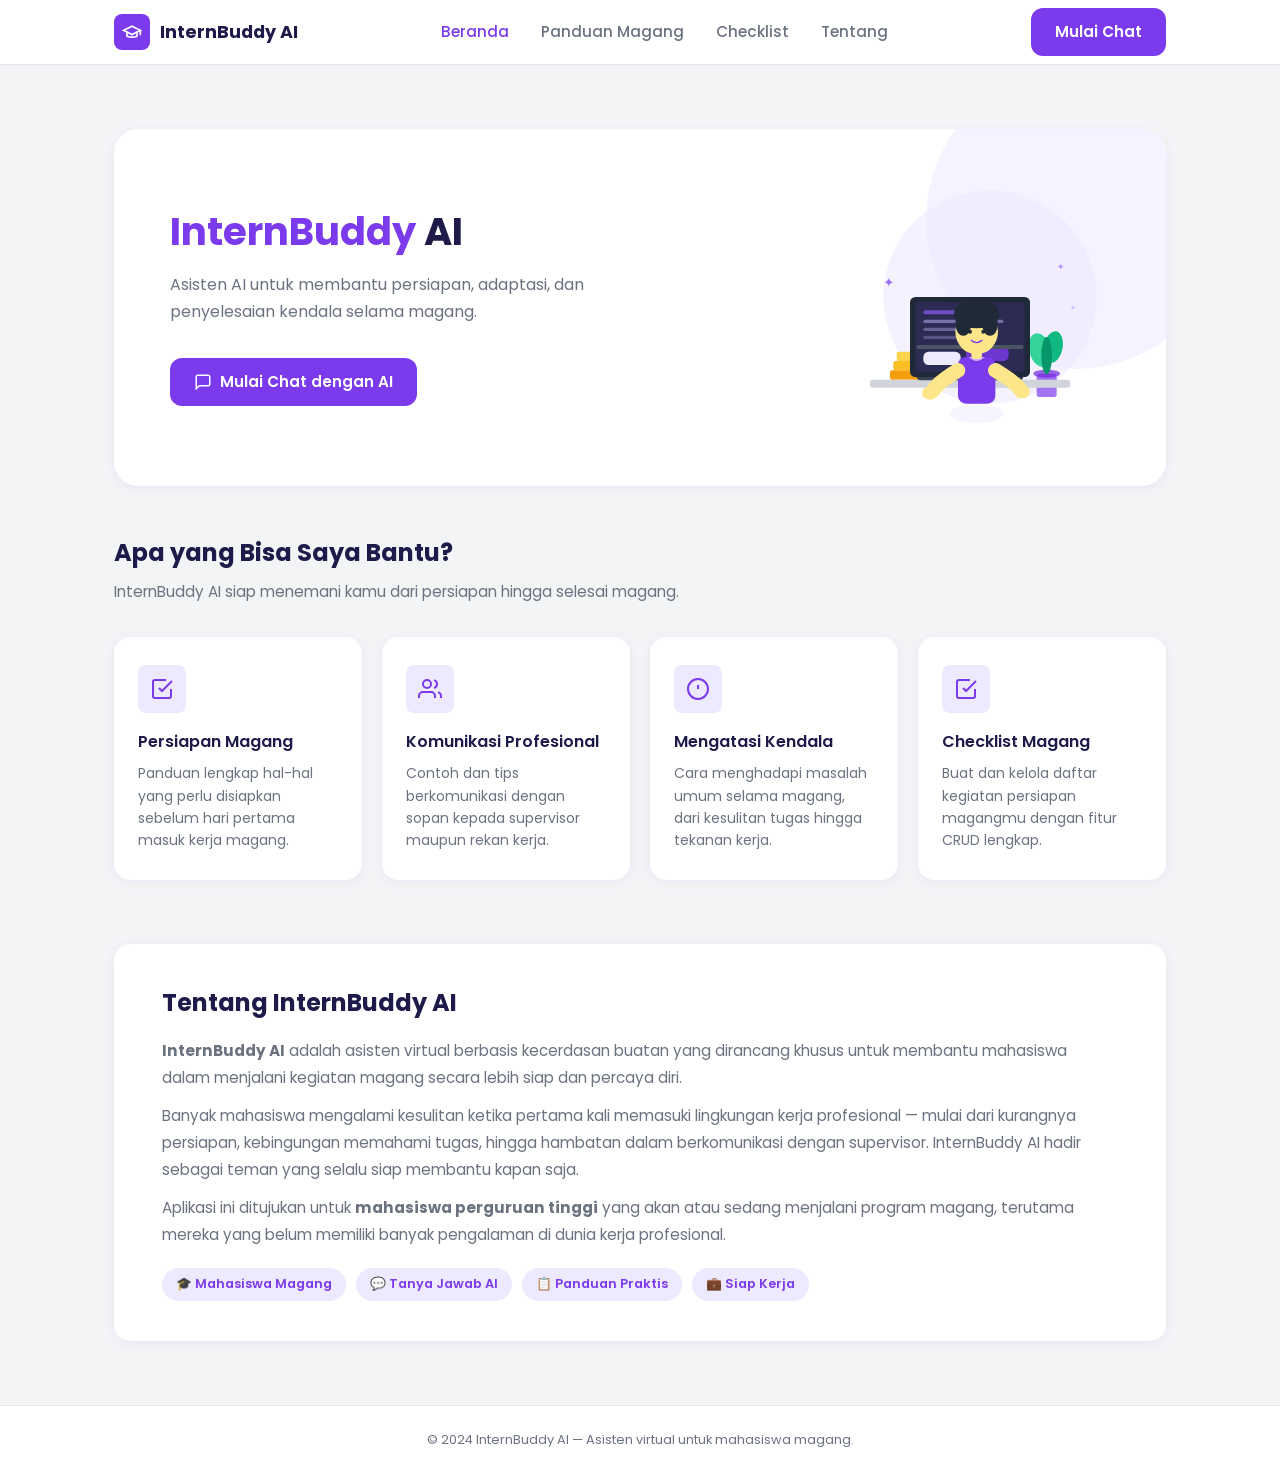
<file: InternBuddy AI/index.html>
<!DOCTYPE html>
<html lang="id">
<head>
  <meta charset="UTF-8" />
  <meta name="viewport" content="width=device-width, initial-scale=1.0" />
  <title>InternBuddy AI — Beranda</title>
  <link rel="stylesheet" href="css/styles.css" />
</head>
<body>

  <!-- ===================== TOP NAV ===================== -->
  <header class="topnav">
    <div class="container">
      <a href="index.html" class="nav-brand">
        <span class="brand-icon">
          <svg viewBox="0 0 24 24" aria-hidden="true"><path d="M22 10v6M2 10l10-5 10 5-10 5-10-5z"/><path d="M6 12v5c3.33 1.33 8.67 1.33 12 0v-5"/></svg>
        </span>
        InternBuddy AI
      </a>

      <nav class="nav-links" id="navLinks">
        <a href="index.html" class="active">Beranda</a>
        <a href="panduan.html">Panduan Magang</a>
        <a href="checklist.html">Checklist</a>
        <a href="#tentang">Tentang</a>
      </nav>

      <div class="nav-actions">
        <a href="chat.html" class="btn btn-primary">Mulai Chat</a>
      </div>

      <button class="nav-toggle" id="navToggle" aria-label="Toggle menu">
        <span></span><span></span><span></span>
      </button>
    </div>

    <!-- Mobile dropdown nav -->
    <nav class="mobile-nav" id="mobileNav" style="display:none;">
      <a href="index.html" class="active">Beranda</a>
      <a href="panduan.html">Panduan Magang</a>
      <a href="checklist.html">Checklist</a>
      <a href="#tentang">Tentang</a>
      <a href="chat.html" class="btn btn-primary">Mulai Chat</a>
    </nav>
  </header>

  <!-- ===================== HERO ===================== -->
  <main>
    <section class="hero-section">
      <div class="container">
        <div class="hero-card">
          <div class="hero-text">
            <h1><span>InternBuddy</span> AI</h1>
            <p>Asisten AI untuk membantu persiapan, adaptasi, dan penyelesaian kendala selama magang.</p>
            <a href="chat.html" class="btn btn-primary">
              <svg viewBox="0 0 24 24" width="18" height="18" stroke="currentColor" fill="none" stroke-width="2" aria-hidden="true"><path d="M21 15a2 2 0 0 1-2 2H7l-4 4V5a2 2 0 0 1 2-2h14a2 2 0 0 1 2 2z"/></svg>
              Mulai Chat dengan AI
            </a>
          </div>

          <!-- SVG Illustration: student at laptop -->
          <div class="hero-illustration" aria-hidden="true">
            <svg viewBox="0 0 480 380" xmlns="http://www.w3.org/2000/svg">
              <!-- Background circle -->
              <circle cx="300" cy="180" r="160" fill="#ede9fe" opacity="0.6"/>

              <!-- Books stack -->
              <rect x="150" y="290" width="90" height="14" rx="3" fill="#f59e0b"/>
              <rect x="155" y="276" width="80" height="14" rx="3" fill="#fbbf24"/>
              <rect x="160" y="262" width="70" height="14" rx="3" fill="#fcd34d"/>

              <!-- Plant pot -->
              <rect x="370" y="295" width="30" height="35" rx="4" fill="#7c3aed" opacity="0.7"/>
              <ellipse cx="385" cy="295" rx="20" ry="6" fill="#6d28d9" opacity="0.7"/>
              <!-- Plant leaves -->
              <ellipse cx="375" cy="260" rx="16" ry="26" fill="#34d399" transform="rotate(-15 375 260)"/>
              <ellipse cx="395" cy="255" rx="14" ry="24" fill="#10b981" transform="rotate(10 395 255)"/>
              <ellipse cx="385" cy="268" rx="8" ry="28" fill="#059669"/>

              <!-- Desk surface -->
              <rect x="120" y="304" width="300" height="12" rx="4" fill="#d1d5db"/>

              <!-- Laptop base -->
              <rect x="190" y="255" width="160" height="50" rx="6" fill="#374151"/>
              <!-- Laptop screen -->
              <rect x="180" y="180" width="180" height="120" rx="8" fill="#1f2937"/>
              <rect x="188" y="188" width="164" height="104" rx="4" fill="#7c3aed" opacity="0.15"/>
              <!-- Screen content lines -->
              <rect x="200" y="200" width="80" height="6" rx="3" fill="#8b5cf6" opacity="0.7"/>
              <rect x="200" y="214" width="120" height="5" rx="2.5" fill="#c4b5fd" opacity="0.5"/>
              <rect x="200" y="226" width="100" height="5" rx="2.5" fill="#c4b5fd" opacity="0.4"/>
              <rect x="200" y="238" width="60" height="5" rx="2.5" fill="#c4b5fd" opacity="0.3"/>
              <!-- Chat bubble on screen -->
              <rect x="264" y="254" width="64" height="22" rx="8" fill="#7c3aed" opacity="0.8"/>
              <rect x="200" y="262" width="56" height="20" rx="8" fill="#ede9fe"/>
              <!-- Laptop hinge -->
              <rect x="190" y="252" width="160" height="6" rx="2" fill="#4b5563"/>

              <!-- Person body -->
              <ellipse cx="280" cy="355" rx="40" ry="14" fill="#ede9fe" opacity="0.5"/>
              <!-- Torso -->
              <rect x="252" y="270" width="56" height="70" rx="12" fill="#7c3aed"/>
              <!-- Collar -->
              <path d="M268 270 Q280 282 292 270" fill="white" opacity="0.6"/>
              <!-- Left arm -->
              <path d="M252 290 Q220 310 215 320" stroke="#fde68a" stroke-width="22" stroke-linecap="round" fill="none"/>
              <ellipse cx="210" cy="324" rx="12" ry="10" fill="#fde68a"/>
              <!-- Right arm -->
              <path d="M308 290 Q340 310 345 318" stroke="#fde68a" stroke-width="22" stroke-linecap="round" fill="none"/>
              <ellipse cx="348" cy="322" rx="12" ry="10" fill="#fde68a"/>
              <!-- Neck -->
              <rect x="272" y="255" width="16" height="18" rx="6" fill="#fde68a"/>
              <!-- Head -->
              <ellipse cx="280" cy="232" rx="32" ry="34" fill="#fde68a"/>
              <!-- Hair -->
              <ellipse cx="280" cy="205" rx="34" ry="22" fill="#1f2937"/>
              <ellipse cx="260" cy="220" rx="12" ry="18" fill="#1f2937"/>
              <ellipse cx="300" cy="220" rx="12" ry="18" fill="#1f2937"/>
              <!-- Face -->
              <circle cx="270" cy="232" r="3" fill="#1f2937"/>
              <circle cx="290" cy="232" r="3" fill="#1f2937"/>
              <path d="M272 245 Q280 252 288 245" stroke="#7c3aed" stroke-width="2" fill="none" stroke-linecap="round"/>

              <!-- Sparkle decorations -->
              <text x="140" y="165" font-size="20" fill="#7c3aed" opacity="0.7">✦</text>
              <text x="400" y="140" font-size="14" fill="#8b5cf6" opacity="0.6">✦</text>
              <text x="420" y="200" font-size="10" fill="#a78bfa" opacity="0.5">✦</text>
            </svg>
          </div>
        </div>
      </div>
    </section>

    <!-- ===================== FEATURES ===================== -->
    <section class="features-section">
      <div class="container">
        <h2>Apa yang Bisa Saya Bantu?</h2>
        <p class="section-sub">InternBuddy AI siap menemani kamu dari persiapan hingga selesai magang.</p>
        <div class="cards-grid">

          <div class="feature-card">
            <div class="card-icon">
              <svg viewBox="0 0 24 24"><path d="M9 11l3 3L22 4"/><path d="M21 12v7a2 2 0 0 1-2 2H5a2 2 0 0 1-2-2V5a2 2 0 0 1 2-2h11"/></svg>
            </div>
            <h3>Persiapan Magang</h3>
            <p>Panduan lengkap hal-hal yang perlu disiapkan sebelum hari pertama masuk kerja magang.</p>
          </div>

          <div class="feature-card">
            <div class="card-icon">
              <svg viewBox="0 0 24 24"><path d="M17 21v-2a4 4 0 0 0-4-4H5a4 4 0 0 0-4 4v2"/><circle cx="9" cy="7" r="4"/><path d="M23 21v-2a4 4 0 0 0-3-3.87"/><path d="M16 3.13a4 4 0 0 1 0 7.75"/></svg>
            </div>
            <h3>Komunikasi Profesional</h3>
            <p>Contoh dan tips berkomunikasi dengan sopan kepada supervisor maupun rekan kerja.</p>
          </div>

          <div class="feature-card">
            <div class="card-icon">
              <svg viewBox="0 0 24 24"><circle cx="12" cy="12" r="10"/><line x1="12" y1="8" x2="12" y2="12"/><line x1="12" y1="16" x2="12.01" y2="16"/></svg>
            </div>
            <h3>Mengatasi Kendala</h3>
            <p>Cara menghadapi masalah umum selama magang, dari kesulitan tugas hingga tekanan kerja.</p>
          </div>

          <div class="feature-card">
            <div class="card-icon">
              <svg viewBox="0 0 24 24"><path d="M9 11l3 3L22 4"/><path d="M21 12v7a2 2 0 0 1-2 2H5a2 2 0 0 1-2-2V5a2 2 0 0 1 2-2h11"/></svg>
            </div>
            <h3>Checklist Magang</h3>
            <p>Buat dan kelola daftar kegiatan persiapan magangmu dengan fitur CRUD lengkap.</p>
          </div>

        </div>
      </div>
    </section>

    <!-- ===================== TENTANG ===================== -->
    <section class="about-section" id="tentang">
      <div class="container">
        <div class="about-card">
          <h2>Tentang InternBuddy AI</h2>
          <p>
            <strong>InternBuddy AI</strong> adalah asisten virtual berbasis kecerdasan buatan yang dirancang khusus untuk membantu mahasiswa dalam menjalani kegiatan magang secara lebih siap dan percaya diri.
          </p>
          <p>
            Banyak mahasiswa mengalami kesulitan ketika pertama kali memasuki lingkungan kerja profesional — mulai dari kurangnya persiapan, kebingungan memahami tugas, hingga hambatan dalam berkomunikasi dengan supervisor. InternBuddy AI hadir sebagai teman yang selalu siap membantu kapan saja.
          </p>
          <p>
            Aplikasi ini ditujukan untuk <strong>mahasiswa perguruan tinggi</strong> yang akan atau sedang menjalani program magang, terutama mereka yang belum memiliki banyak pengalaman di dunia kerja profesional.
          </p>
          <div class="about-tags">
            <span>🎓 Mahasiswa Magang</span>
            <span>💬 Tanya Jawab AI</span>
            <span>📋 Panduan Praktis</span>
            <span>💼 Siap Kerja</span>
          </div>
        </div>
      </div>
    </section>
  </main>

  <!-- ===================== FOOTER ===================== -->
  <footer class="site-footer">
    <p>© 2024 InternBuddy AI — Asisten virtual untuk mahasiswa magang.</p>
  </footer>

  <script src="js/nav.js"></script>
</body>
</html>
</file>
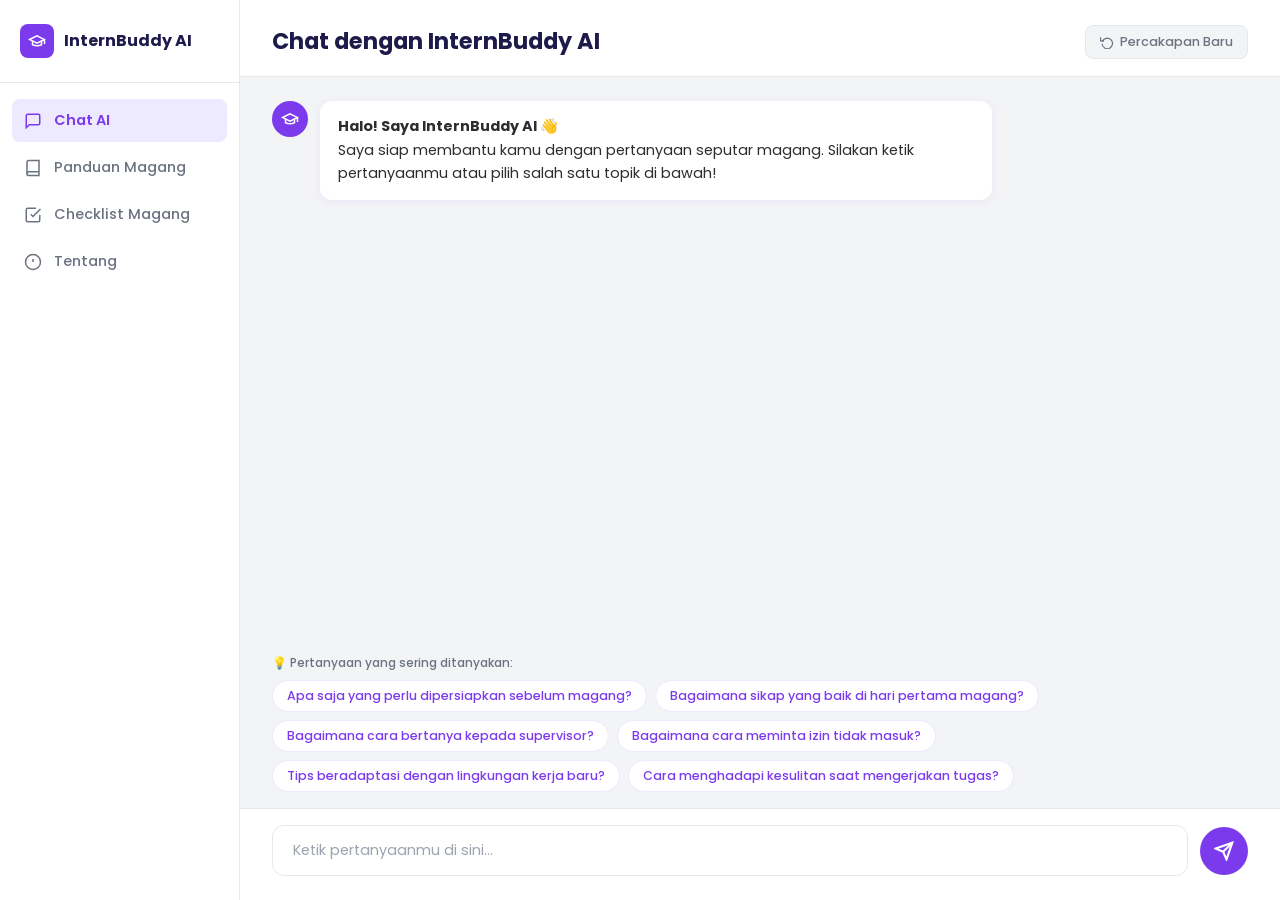
<file: InternBuddy AI/chat.html>
<!DOCTYPE html>
<html lang="id">
<head>
  <meta charset="UTF-8" />
  <meta name="viewport" content="width=device-width, initial-scale=1.0" />
  <title>InternBuddy AI — Chat AI</title>
  <link rel="stylesheet" href="css/styles.css" />
</head>
<body>

  <!-- Overlay for mobile sidebar -->
  <div class="sidebar-overlay" id="sidebarOverlay"></div>

  <!-- Mobile sidebar toggle -->
  <button class="sidebar-toggle" id="sidebarToggle" aria-label="Toggle sidebar">
    <svg viewBox="0 0 24 24"><line x1="3" y1="6" x2="21" y2="6"/><line x1="3" y1="12" x2="21" y2="12"/><line x1="3" y1="18" x2="21" y2="18"/></svg>
  </button>

  <div class="app-layout">
    <!-- ===================== SIDEBAR ===================== -->
    <aside class="sidebar" id="sidebar">
      <div class="sidebar-brand">
        <span class="brand-icon">
          <svg viewBox="0 0 24 24" aria-hidden="true"><path d="M22 10v6M2 10l10-5 10 5-10 5-10-5z"/><path d="M6 12v5c3.33 1.33 8.67 1.33 12 0v-5"/></svg>
        </span>
        InternBuddy AI
      </div>
      <nav class="sidebar-nav">
        <a href="chat.html" class="active">
          <svg viewBox="0 0 24 24"><path d="M21 15a2 2 0 0 1-2 2H7l-4 4V5a2 2 0 0 1 2-2h14a2 2 0 0 1 2 2z"/></svg>
          Chat AI
        </a>
        <a href="panduan.html">
          <svg viewBox="0 0 24 24"><path d="M4 19.5A2.5 2.5 0 0 1 6.5 17H20"/><path d="M6.5 2H20v20H6.5A2.5 2.5 0 0 1 4 19.5v-15A2.5 2.5 0 0 1 6.5 2z"/></svg>
          Panduan Magang
        </a>
        <a href="checklist.html">
          <svg viewBox="0 0 24 24"><path d="M9 11l3 3L22 4"/><path d="M21 12v7a2 2 0 0 1-2 2H5a2 2 0 0 1-2-2V5a2 2 0 0 1 2-2h11"/></svg>
          Checklist Magang
        </a>
        <a href="index.html#tentang">
          <svg viewBox="0 0 24 24"><circle cx="12" cy="12" r="10"/><line x1="12" y1="8" x2="12" y2="12"/><line x1="12" y1="16" x2="12.01" y2="16"/></svg>
          Tentang
        </a>
      </nav>
    </aside>

    <!-- ===================== MAIN ===================== -->
    <div class="main-content">
      <div class="chat-layout">

        <!-- Chat header -->
        <div class="chat-header">
          <div class="chat-header-inner">
            <h1>Chat dengan InternBuddy AI</h1>
            <button class="btn-clear" id="clearBtn" title="Mulai percakapan baru">
              <svg viewBox="0 0 24 24"><polyline points="1 4 1 10 7 10"/><path d="M3.51 15a9 9 0 1 0 .49-3.5"/></svg>
              Percakapan Baru
            </button>
          </div>
        </div>

        <!-- Conversation area -->
        <div class="chat-body" id="chatBody">
          <!-- Welcome message from AI -->
          <div class="message ai-message">
            <div class="message-avatar">
              <svg viewBox="0 0 24 24"><path d="M22 10v6M2 10l10-5 10 5-10 5-10-5z"/><path d="M6 12v5c3.33 1.33 8.67 1.33 12 0v-5"/></svg>
            </div>
            <div class="message-bubble">
              <strong>Halo! Saya InternBuddy AI 👋</strong><br/>
              Saya siap membantu kamu dengan pertanyaan seputar magang. Silakan ketik pertanyaanmu atau pilih salah satu topik di bawah!
            </div>
          </div>
        </div>

        <!-- Quick questions -->
        <div class="quick-questions-wrap" id="quickQuestionsWrap">
          <p class="quick-questions-label">💡 Pertanyaan yang sering ditanyakan:</p>
          <div id="quickQuestions"></div>
        </div>

        <!-- Chat input -->
        <div class="chat-footer">
          <form class="chat-input-wrap" id="chatForm" autocomplete="off">
            <input
              type="text"
              id="chatInput"
              placeholder="Ketik pertanyaanmu di sini..."
              aria-label="Tulis pesan"
              maxlength="500"
            />
            <button type="submit" class="btn-send" id="sendBtn" aria-label="Kirim pesan">
              <svg viewBox="0 0 24 24"><line x1="22" y1="2" x2="11" y2="13"/><polygon points="22 2 15 22 11 13 2 9 22 2"/></svg>
            </button>
          </form>
        </div>

      </div>
    </div>
  </div>

  <script src="js/chat.js"></script>
  <script src="js/nav.js"></script>
</body>
</html>
</file>
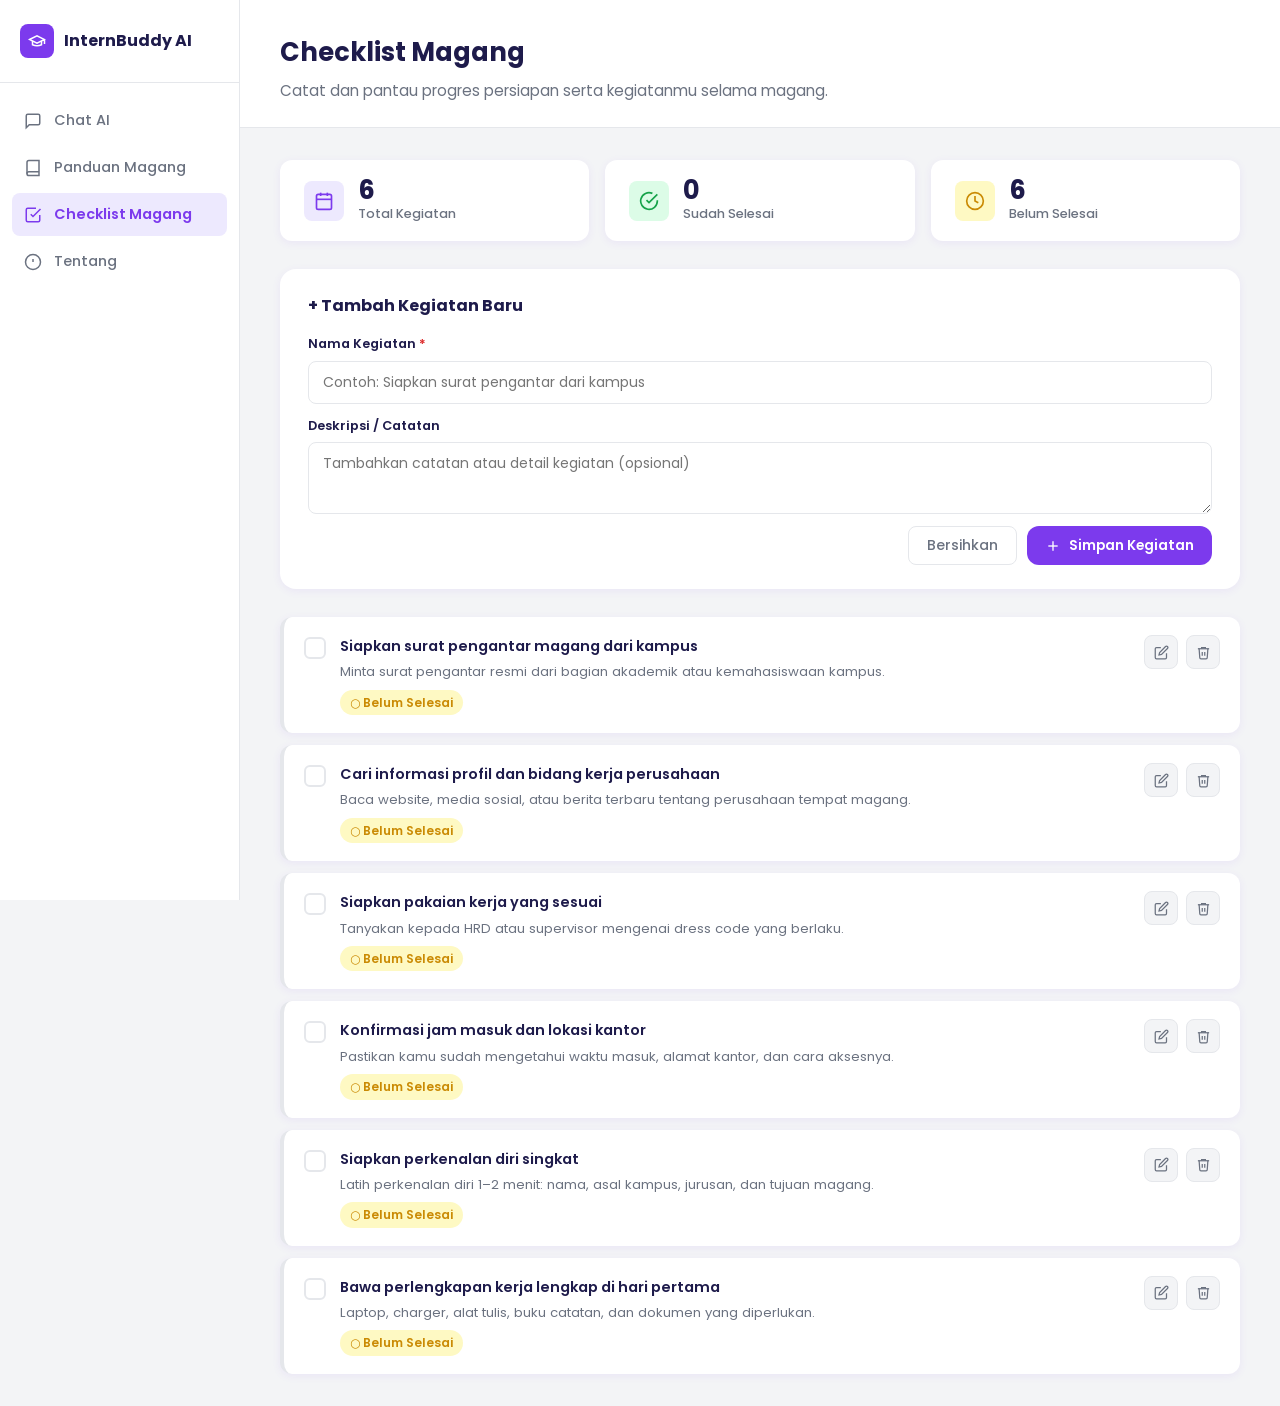
<file: InternBuddy AI/checklist.html>
<!DOCTYPE html>
<html lang="id">
<head>
  <meta charset="UTF-8" />
  <meta name="viewport" content="width=device-width, initial-scale=1.0" />
  <title>InternBuddy AI — Checklist Magang</title>
  <link rel="stylesheet" href="css/styles.css" />
</head>
<body>

  <!-- Overlay for mobile sidebar -->
  <div class="sidebar-overlay" id="sidebarOverlay"></div>

  <!-- Mobile sidebar toggle -->
  <button class="sidebar-toggle" id="sidebarToggle" aria-label="Toggle sidebar">
    <svg viewBox="0 0 24 24"><line x1="3" y1="6" x2="21" y2="6"/><line x1="3" y1="12" x2="21" y2="12"/><line x1="3" y1="18" x2="21" y2="18"/></svg>
  </button>

  <!-- Delete confirmation modal -->
  <div class="modal-overlay" id="deleteModal">
    <div class="modal-box">
      <div class="modal-icon">
        <svg viewBox="0 0 24 24"><polyline points="3 6 5 6 21 6"/><path d="M19 6l-1 14a2 2 0 0 1-2 2H8a2 2 0 0 1-2-2L5 6"/><path d="M10 11v6"/><path d="M14 11v6"/><path d="M9 6V4h6v2"/></svg>
      </div>
      <h3>Hapus Kegiatan?</h3>
      <p>Kegiatan "<strong id="deleteItemName"></strong>" akan dihapus secara permanen. Tindakan ini tidak dapat dibatalkan.</p>
      <div class="modal-actions">
        <button class="btn-outline" id="cancelDeleteBtn">Batal</button>
        <button class="btn-danger" id="confirmDeleteBtn">Ya, Hapus</button>
      </div>
    </div>
  </div>

  <div class="app-layout">
    <!-- ===================== SIDEBAR ===================== -->
    <aside class="sidebar" id="sidebar">
      <div class="sidebar-brand">
        <span class="brand-icon">
          <svg viewBox="0 0 24 24" aria-hidden="true"><path d="M22 10v6M2 10l10-5 10 5-10 5-10-5z"/><path d="M6 12v5c3.33 1.33 8.67 1.33 12 0v-5"/></svg>
        </span>
        InternBuddy AI
      </div>
      <nav class="sidebar-nav">
        <a href="chat.html">
          <svg viewBox="0 0 24 24"><path d="M21 15a2 2 0 0 1-2 2H7l-4 4V5a2 2 0 0 1 2-2h14a2 2 0 0 1 2 2z"/></svg>
          Chat AI
        </a>
        <a href="panduan.html">
          <svg viewBox="0 0 24 24"><path d="M4 19.5A2.5 2.5 0 0 1 6.5 17H20"/><path d="M6.5 2H20v20H6.5A2.5 2.5 0 0 1 4 19.5v-15A2.5 2.5 0 0 1 6.5 2z"/></svg>
          Panduan Magang
        </a>
        <a href="checklist.html" class="active">
          <svg viewBox="0 0 24 24"><path d="M9 11l3 3L22 4"/><path d="M21 12v7a2 2 0 0 1-2 2H5a2 2 0 0 1-2-2V5a2 2 0 0 1 2-2h11"/></svg>
          Checklist Magang
        </a>
        <a href="index.html#tentang">
          <svg viewBox="0 0 24 24"><circle cx="12" cy="12" r="10"/><line x1="12" y1="8" x2="12" y2="12"/><line x1="12" y1="16" x2="12.01" y2="16"/></svg>
          Tentang
        </a>
      </nav>
    </aside>

    <!-- ===================== MAIN ===================== -->
    <div class="main-content">

      <!-- Page header -->
      <div class="checklist-header">
        <h1>Checklist Magang</h1>
        <p>Catat dan pantau progres persiapan serta kegiatanmu selama magang.</p>
      </div>

      <div class="checklist-body">

        <!-- Summary -->
        <div class="checklist-summary">
          <div class="summary-card total">
            <div class="summary-icon">
              <svg viewBox="0 0 24 24"><rect x="3" y="4" width="18" height="18" rx="2"/><line x1="16" y1="2" x2="16" y2="6"/><line x1="8" y1="2" x2="8" y2="6"/><line x1="3" y1="10" x2="21" y2="10"/></svg>
            </div>
            <div class="summary-info">
              <div class="summary-num" id="totalCount">0</div>
              <div class="summary-label">Total Kegiatan</div>
            </div>
          </div>
          <div class="summary-card done">
            <div class="summary-icon">
              <svg viewBox="0 0 24 24"><path d="M22 11.08V12a10 10 0 1 1-5.93-9.14"/><polyline points="22 4 12 14.01 9 11.01"/></svg>
            </div>
            <div class="summary-info">
              <div class="summary-num" id="doneCount">0</div>
              <div class="summary-label">Sudah Selesai</div>
            </div>
          </div>
          <div class="summary-card pending">
            <div class="summary-icon">
              <svg viewBox="0 0 24 24"><circle cx="12" cy="12" r="10"/><polyline points="12 6 12 12 16 14"/></svg>
            </div>
            <div class="summary-info">
              <div class="summary-num" id="pendingCount">0</div>
              <div class="summary-label">Belum Selesai</div>
            </div>
          </div>
        </div>

        <!-- Add new item form -->
        <div class="checklist-add-form">
          <h3>+ Tambah Kegiatan Baru</h3>
          <div class="form-row">
            <div class="form-group" style="flex:2">
              <label for="inputTitle">Nama Kegiatan <span style="color:#dc2626">*</span></label>
              <input type="text" id="inputTitle" placeholder="Contoh: Siapkan surat pengantar dari kampus" maxlength="120" />
            </div>
          </div>
          <div class="form-row">
            <div class="form-group">
              <label for="inputDesc">Deskripsi / Catatan</label>
              <textarea id="inputDesc" placeholder="Tambahkan catatan atau detail kegiatan (opsional)" maxlength="300"></textarea>
            </div>
          </div>
          <div class="form-actions">
            <button type="button" class="btn-outline" id="clearFormBtn">Bersihkan</button>
            <button type="button" class="btn btn-primary btn-sm" id="saveItemBtn">
              <svg viewBox="0 0 24 24" width="16" height="16" stroke="currentColor" fill="none" stroke-width="2"><line x1="12" y1="5" x2="12" y2="19"/><line x1="5" y1="12" x2="19" y2="12"/></svg>
              Simpan Kegiatan
            </button>
          </div>
        </div>

        <!-- Items list -->
        <div id="checklistList" class="checklist-list"></div>

      </div>
    </div>
  </div>

  <script src="js/checklist.js"></script>
  <script src="js/nav.js"></script>
</body>
</html>
</file>
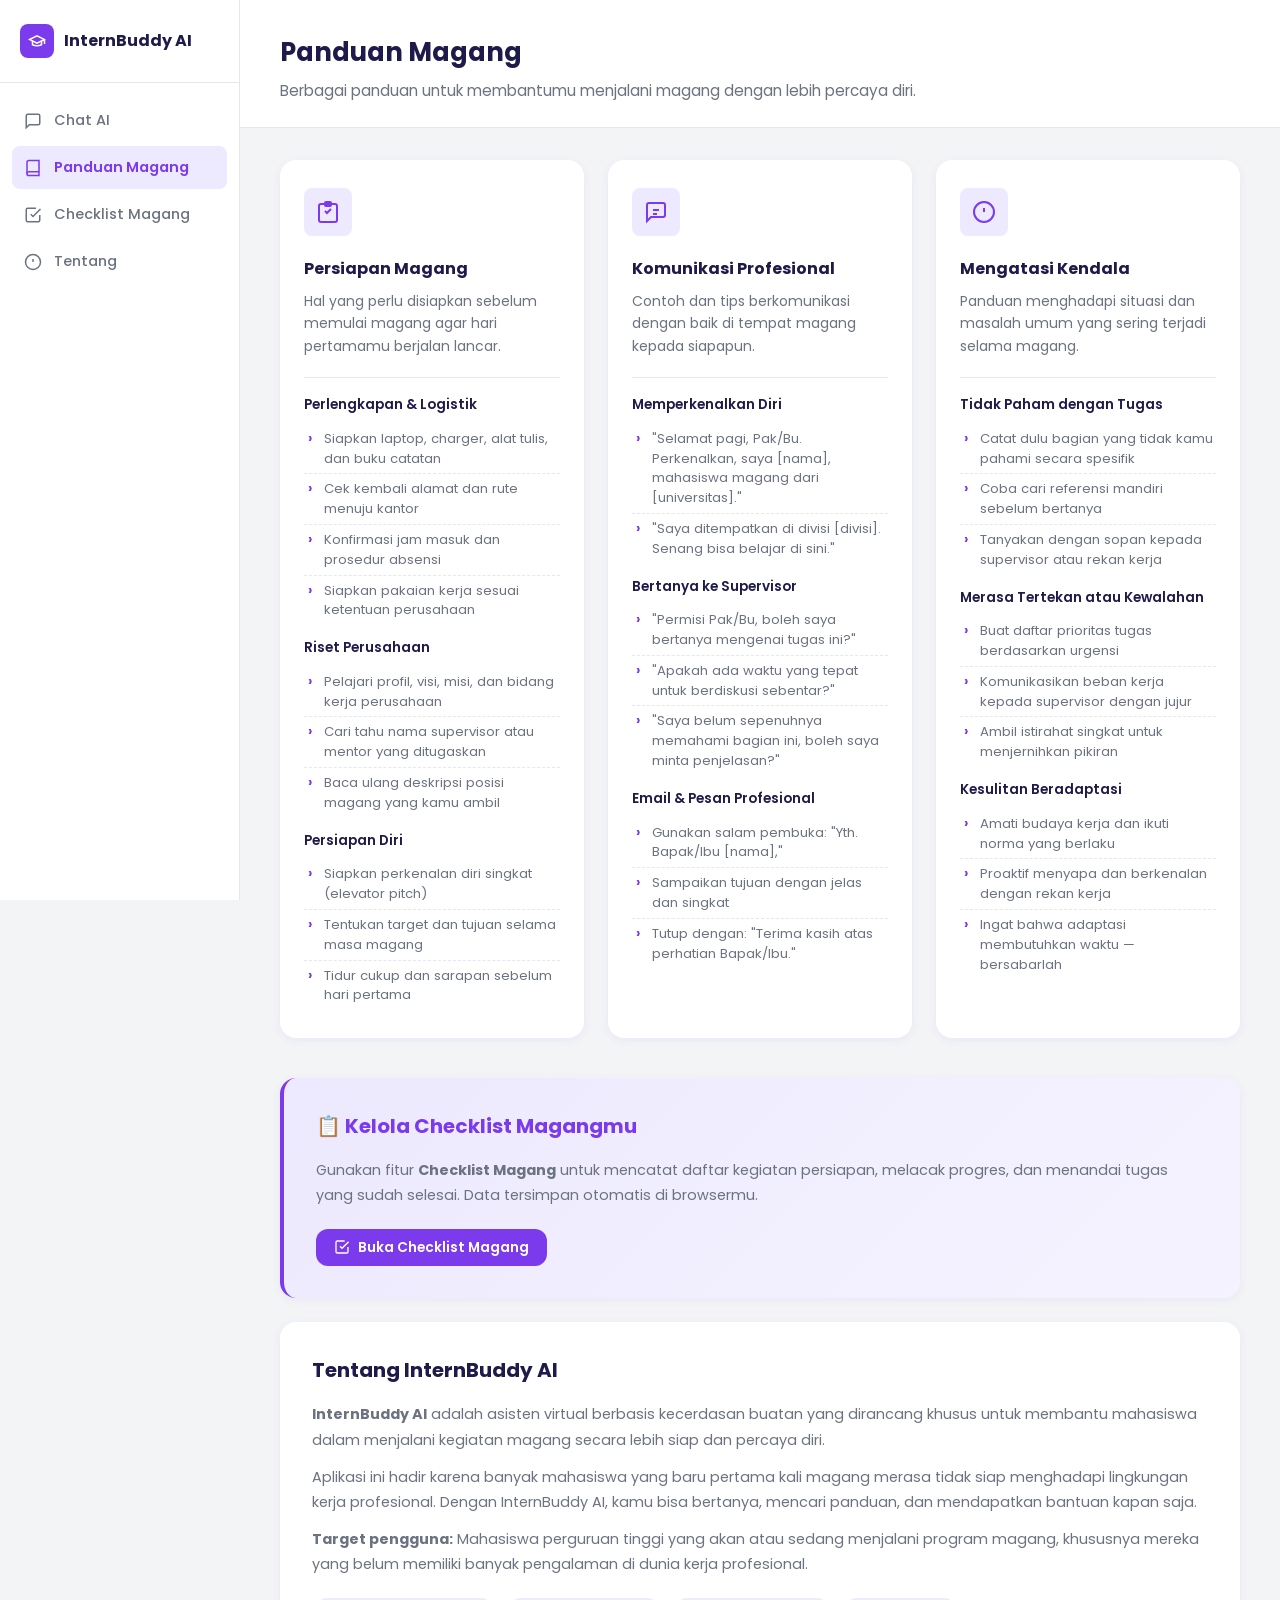
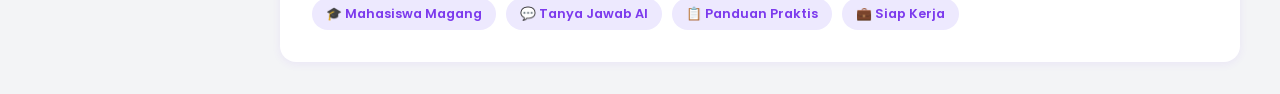
<file: InternBuddy AI/panduan.html>
<!DOCTYPE html>
<html lang="id">
<head>
  <meta charset="UTF-8" />
  <meta name="viewport" content="width=device-width, initial-scale=1.0" />
  <title>InternBuddy AI — Panduan Magang</title>
  <link rel="stylesheet" href="css/styles.css" />
</head>
<body>

  <!-- Overlay for mobile sidebar -->
  <div class="sidebar-overlay" id="sidebarOverlay"></div>

  <!-- Mobile sidebar toggle -->
  <button class="sidebar-toggle" id="sidebarToggle" aria-label="Toggle sidebar">
    <svg viewBox="0 0 24 24"><line x1="3" y1="6" x2="21" y2="6"/><line x1="3" y1="12" x2="21" y2="12"/><line x1="3" y1="18" x2="21" y2="18"/></svg>
  </button>

  <div class="app-layout">
    <!-- ===================== SIDEBAR ===================== -->
    <aside class="sidebar" id="sidebar">
      <div class="sidebar-brand">
        <span class="brand-icon">
          <svg viewBox="0 0 24 24" aria-hidden="true"><path d="M22 10v6M2 10l10-5 10 5-10 5-10-5z"/><path d="M6 12v5c3.33 1.33 8.67 1.33 12 0v-5"/></svg>
        </span>
        InternBuddy AI
      </div>
      <nav class="sidebar-nav">
        <a href="chat.html">
          <svg viewBox="0 0 24 24"><path d="M21 15a2 2 0 0 1-2 2H7l-4 4V5a2 2 0 0 1 2-2h14a2 2 0 0 1 2 2z"/></svg>
          Chat AI
        </a>
        <a href="panduan.html" class="active">
          <svg viewBox="0 0 24 24"><path d="M4 19.5A2.5 2.5 0 0 1 6.5 17H20"/><path d="M6.5 2H20v20H6.5A2.5 2.5 0 0 1 4 19.5v-15A2.5 2.5 0 0 1 6.5 2z"/></svg>
          Panduan Magang
        </a>
        <a href="checklist.html">
          <svg viewBox="0 0 24 24"><path d="M9 11l3 3L22 4"/><path d="M21 12v7a2 2 0 0 1-2 2H5a2 2 0 0 1-2-2V5a2 2 0 0 1 2-2h11"/></svg>
          Checklist Magang
        </a>
        <a href="index.html#tentang">
          <svg viewBox="0 0 24 24"><circle cx="12" cy="12" r="10"/><line x1="12" y1="8" x2="12" y2="12"/><line x1="12" y1="16" x2="12.01" y2="16"/></svg>
          Tentang
        </a>
      </nav>
    </aside>

    <!-- ===================== MAIN ===================== -->
    <div class="main-content">

      <!-- Page header -->
      <div class="panduan-header">
        <h1>Panduan Magang</h1>
        <p>Berbagai panduan untuk membantumu menjalani magang dengan lebih percaya diri.</p>
      </div>

      <div class="panduan-body">

        <!-- Guide cards grid -->
        <div class="panduan-grid">

          <!-- Card 1: Persiapan Magang -->
          <div class="panduan-card">
            <div class="card-icon">
              <svg viewBox="0 0 24 24" stroke="#7c3aed" fill="none" stroke-width="2" width="24" height="24">
                <rect x="9" y="2" width="6" height="4" rx="1"/>
                <path d="M5 4h14a2 2 0 0 1 2 2v14a2 2 0 0 1-2 2H5a2 2 0 0 1-2-2V6a2 2 0 0 1 2-2z"/>
                <path d="M9 11l2 2 4-4"/>
              </svg>
            </div>
            <h3>Persiapan Magang</h3>
            <p>Hal yang perlu disiapkan sebelum memulai magang agar hari pertamamu berjalan lancar.</p>
            <div class="panduan-detail">
              <p>Perlengkapan &amp; Logistik</p>
              <ul>
                <li>Siapkan laptop, charger, alat tulis, dan buku catatan</li>
                <li>Cek kembali alamat dan rute menuju kantor</li>
                <li>Konfirmasi jam masuk dan prosedur absensi</li>
                <li>Siapkan pakaian kerja sesuai ketentuan perusahaan</li>
              </ul>
              <p style="margin-top:12px;">Riset Perusahaan</p>
              <ul>
                <li>Pelajari profil, visi, misi, dan bidang kerja perusahaan</li>
                <li>Cari tahu nama supervisor atau mentor yang ditugaskan</li>
                <li>Baca ulang deskripsi posisi magang yang kamu ambil</li>
              </ul>
              <p style="margin-top:12px;">Persiapan Diri</p>
              <ul>
                <li>Siapkan perkenalan diri singkat (elevator pitch)</li>
                <li>Tentukan target dan tujuan selama masa magang</li>
                <li>Tidur cukup dan sarapan sebelum hari pertama</li>
              </ul>
            </div>
          </div>

          <!-- Card 2: Komunikasi Profesional -->
          <div class="panduan-card">
            <div class="card-icon">
              <svg viewBox="0 0 24 24" stroke="#7c3aed" fill="none" stroke-width="2" width="24" height="24">
                <path d="M21 15a2 2 0 0 1-2 2H7l-4 4V5a2 2 0 0 1 2-2h14a2 2 0 0 1 2 2z"/>
                <line x1="9" y1="10" x2="15" y2="10"/>
                <line x1="9" y1="14" x2="13" y2="14"/>
              </svg>
            </div>
            <h3>Komunikasi Profesional</h3>
            <p>Contoh dan tips berkomunikasi dengan baik di tempat magang kepada siapapun.</p>
            <div class="panduan-detail">
              <p>Memperkenalkan Diri</p>
              <ul>
                <li>"Selamat pagi, Pak/Bu. Perkenalkan, saya [nama], mahasiswa magang dari [universitas]."</li>
                <li>"Saya ditempatkan di divisi [divisi]. Senang bisa belajar di sini."</li>
              </ul>
              <p style="margin-top:12px;">Bertanya ke Supervisor</p>
              <ul>
                <li>"Permisi Pak/Bu, boleh saya bertanya mengenai tugas ini?"</li>
                <li>"Apakah ada waktu yang tepat untuk berdiskusi sebentar?"</li>
                <li>"Saya belum sepenuhnya memahami bagian ini, boleh saya minta penjelasan?"</li>
              </ul>
              <p style="margin-top:12px;">Email &amp; Pesan Profesional</p>
              <ul>
                <li>Gunakan salam pembuka: "Yth. Bapak/Ibu [nama],"</li>
                <li>Sampaikan tujuan dengan jelas dan singkat</li>
                <li>Tutup dengan: "Terima kasih atas perhatian Bapak/Ibu."</li>
              </ul>
            </div>
          </div>

          <!-- Card 3: Mengatasi Kendala -->
          <div class="panduan-card">
            <div class="card-icon">
              <svg viewBox="0 0 24 24" stroke="#7c3aed" fill="none" stroke-width="2" width="24" height="24">
                <circle cx="12" cy="12" r="10"/>
                <line x1="12" y1="8" x2="12" y2="12"/>
                <line x1="12" y1="16" x2="12.01" y2="16"/>
              </svg>
            </div>
            <h3>Mengatasi Kendala</h3>
            <p>Panduan menghadapi situasi dan masalah umum yang sering terjadi selama magang.</p>
            <div class="panduan-detail">
              <p>Tidak Paham dengan Tugas</p>
              <ul>
                <li>Catat dulu bagian yang tidak kamu pahami secara spesifik</li>
                <li>Coba cari referensi mandiri sebelum bertanya</li>
                <li>Tanyakan dengan sopan kepada supervisor atau rekan kerja</li>
              </ul>
              <p style="margin-top:12px;">Merasa Tertekan atau Kewalahan</p>
              <ul>
                <li>Buat daftar prioritas tugas berdasarkan urgensi</li>
                <li>Komunikasikan beban kerja kepada supervisor dengan jujur</li>
                <li>Ambil istirahat singkat untuk menjernihkan pikiran</li>
              </ul>
              <p style="margin-top:12px;">Kesulitan Beradaptasi</p>
              <ul>
                <li>Amati budaya kerja dan ikuti norma yang berlaku</li>
                <li>Proaktif menyapa dan berkenalan dengan rekan kerja</li>
                <li>Ingat bahwa adaptasi membutuhkan waktu — bersabarlah</li>
              </ul>
            </div>
          </div>

        </div>

        <!-- Checklist CTA banner -->
        <div class="about-panduan" style="margin-bottom:24px; background: linear-gradient(135deg,#ede9fe 0%,#f5f3ff 100%); border-left: 4px solid #7c3aed;">
          <h2 style="color:#7c3aed;">📋 Kelola Checklist Magangmu</h2>
          <p>Gunakan fitur <strong>Checklist Magang</strong> untuk mencatat daftar kegiatan persiapan, melacak progres, dan menandai tugas yang sudah selesai. Data tersimpan otomatis di browsermu.</p>
          <a href="checklist.html" class="btn btn-primary btn-sm" style="margin-top:8px; display:inline-flex;">
            <svg viewBox="0 0 24 24" width="16" height="16" stroke="currentColor" fill="none" stroke-width="2"><path d="M9 11l3 3L22 4"/><path d="M21 12v7a2 2 0 0 1-2 2H5a2 2 0 0 1-2-2V5a2 2 0 0 1 2-2h11"/></svg>
            Buka Checklist Magang
          </a>
        </div>

        <!-- About section -->
        <div class="about-panduan" id="tentang">
          <h2>Tentang InternBuddy AI</h2>
          <p>
            <strong>InternBuddy AI</strong> adalah asisten virtual berbasis kecerdasan buatan yang dirancang khusus untuk membantu mahasiswa dalam menjalani kegiatan magang secara lebih siap dan percaya diri.
          </p>
          <p>
            Aplikasi ini hadir karena banyak mahasiswa yang baru pertama kali magang merasa tidak siap menghadapi lingkungan kerja profesional. Dengan InternBuddy AI, kamu bisa bertanya, mencari panduan, dan mendapatkan bantuan kapan saja.
          </p>
          <p>
            <strong>Target pengguna:</strong> Mahasiswa perguruan tinggi yang akan atau sedang menjalani program magang, khususnya mereka yang belum memiliki banyak pengalaman di dunia kerja profesional.
          </p>
          <div class="about-tags">
            <span>🎓 Mahasiswa Magang</span>
            <span>💬 Tanya Jawab AI</span>
            <span>📋 Panduan Praktis</span>
            <span>💼 Siap Kerja</span>
          </div>
        </div>

      </div>
    </div>
  </div>

  <script src="js/nav.js"></script>
</body>
</html>
</file>
<file: InternBuddy AI/css/styles.css>
/* ===================================================
   InternBuddy AI — Global Stylesheet
   =================================================== */

@import url('https://fonts.googleapis.com/css2?family=Poppins:wght@300;400;500;600;700&display=swap');

/* --- Reset & Base --------------------------------- */
*, *::before, *::after {
  box-sizing: border-box;
  margin: 0;
  padding: 0;
}

:root {
  --purple-primary: #7c3aed;
  --purple-light:   #8b5cf6;
  --purple-soft:    #ede9fe;
  --purple-bg:      #f5f3ff;
  --white:          #ffffff;
  --navy:           #1e1b4b;
  --dark:           #2d2d2d;
  --gray:           #6b7280;
  --gray-light:     #f3f4f6;
  --gray-border:    #e5e7eb;
  --shadow-sm:      0 2px 8px rgba(124, 58, 237, 0.08);
  --shadow-md:      0 4px 16px rgba(124, 58, 237, 0.12);
  --radius-sm:      8px;
  --radius-md:      12px;
  --radius-lg:      16px;
  --radius-xl:      24px;
}

html {
  font-size: 16px;
  scroll-behavior: smooth;
}

body {
  font-family: 'Poppins', system-ui, sans-serif;
  color: var(--dark);
  background: var(--gray-light);
  line-height: 1.6;
  min-height: 100vh;
}

a {
  text-decoration: none;
  color: inherit;
}

ul {
  list-style: none;
}

img {
  max-width: 100%;
  display: block;
}

/* --- Utility -------------------------------------- */
.container {
  width: 100%;
  max-width: 1100px;
  margin: 0 auto;
  padding: 0 24px;
}

.btn {
  display: inline-flex;
  align-items: center;
  gap: 8px;
  padding: 12px 24px;
  border-radius: var(--radius-md);
  font-family: 'Poppins', sans-serif;
  font-size: 0.95rem;
  font-weight: 600;
  cursor: pointer;
  border: none;
  transition: background 0.2s, transform 0.15s, box-shadow 0.2s;
}

.btn-primary {
  background: var(--purple-primary);
  color: var(--white);
}

.btn-primary:hover {
  background: var(--purple-light);
  box-shadow: var(--shadow-md);
  transform: translateY(-1px);
}

.btn-primary:active {
  transform: translateY(0);
}

/* ===================================================
   TOP NAVIGATION (Beranda & Panduan pages)
   =================================================== */
.topnav {
  background: var(--white);
  border-bottom: 1px solid var(--gray-border);
  position: sticky;
  top: 0;
  z-index: 100;
}

.topnav .container {
  display: flex;
  align-items: center;
  justify-content: space-between;
  height: 64px;
}

.nav-brand {
  display: flex;
  align-items: center;
  gap: 10px;
  font-weight: 700;
  font-size: 1.1rem;
  color: var(--navy);
}

.nav-brand .brand-icon {
  width: 36px;
  height: 36px;
  background: var(--purple-primary);
  border-radius: var(--radius-sm);
  display: flex;
  align-items: center;
  justify-content: center;
}

.nav-brand .brand-icon svg {
  width: 20px;
  height: 20px;
  fill: none;
  stroke: white;
  stroke-width: 2;
}

.nav-links {
  display: flex;
  align-items: center;
  gap: 32px;
}

.nav-links a {
  font-size: 0.95rem;
  font-weight: 500;
  color: var(--gray);
  transition: color 0.2s;
}

.nav-links a:hover,
.nav-links a.active {
  color: var(--purple-primary);
}

.nav-actions {
  display: flex;
  align-items: center;
  gap: 16px;
}

/* Hamburger for mobile */
.nav-toggle {
  display: none;
  background: none;
  border: none;
  cursor: pointer;
  padding: 4px;
}

.nav-toggle span {
  display: block;
  width: 24px;
  height: 2px;
  background: var(--navy);
  margin: 5px 0;
  border-radius: 2px;
  transition: transform 0.3s;
}

/* ===================================================
   SIDEBAR LAYOUT (Chat & Panduan detail pages)
   =================================================== */
.app-layout {
  display: flex;
  min-height: 100vh;
}

.sidebar {
  width: 240px;
  background: var(--white);
  border-right: 1px solid var(--gray-border);
  display: flex;
  flex-direction: column;
  position: fixed;
  top: 0;
  left: 0;
  height: 100vh;
  z-index: 200;
  padding: 24px 0 0;
  overflow-y: auto;
}

.sidebar-brand {
  display: flex;
  align-items: center;
  gap: 10px;
  font-weight: 700;
  font-size: 1rem;
  color: var(--navy);
  padding: 0 20px 24px;
  border-bottom: 1px solid var(--gray-border);
}

.sidebar-brand .brand-icon {
  width: 34px;
  height: 34px;
  background: var(--purple-primary);
  border-radius: var(--radius-sm);
  display: flex;
  align-items: center;
  justify-content: center;
  flex-shrink: 0;
}

.sidebar-brand .brand-icon svg {
  width: 18px;
  height: 18px;
  fill: none;
  stroke: white;
  stroke-width: 2;
}

.sidebar-nav {
  padding: 16px 12px;
  flex: 1;
}

.sidebar-nav a {
  display: flex;
  align-items: center;
  gap: 12px;
  padding: 10px 12px;
  border-radius: var(--radius-sm);
  font-size: 0.9rem;
  font-weight: 500;
  color: var(--gray);
  transition: background 0.2s, color 0.2s;
  margin-bottom: 4px;
}

.sidebar-nav a svg {
  width: 18px;
  height: 18px;
  flex-shrink: 0;
  stroke: currentColor;
  fill: none;
  stroke-width: 2;
}

.sidebar-nav a:hover {
  background: var(--purple-soft);
  color: var(--purple-primary);
}

.sidebar-nav a.active {
  background: var(--purple-soft);
  color: var(--purple-primary);
  font-weight: 600;
}

.main-content {
  margin-left: 240px;
  flex: 1;
  min-height: 100vh;
  background: var(--gray-light);
}

/* ===================================================
   BERANDA (Home Page)
   =================================================== */
.hero-section {
  padding: 64px 0 48px;
}

.hero-card {
  background: var(--white);
  border-radius: var(--radius-xl);
  box-shadow: var(--shadow-sm);
  padding: 48px 56px;
  display: flex;
  align-items: center;
  justify-content: space-between;
  gap: 32px;
  overflow: hidden;
  position: relative;
}

.hero-card::before {
  content: '';
  position: absolute;
  top: -60px;
  right: -60px;
  width: 300px;
  height: 300px;
  background: var(--purple-bg);
  border-radius: 50%;
  z-index: 0;
}

.hero-text {
  position: relative;
  z-index: 1;
  max-width: 440px;
}

.hero-text h1 {
  font-size: 2.4rem;
  font-weight: 700;
  line-height: 1.2;
  margin-bottom: 16px;
  color: var(--navy);
}

.hero-text h1 span {
  color: var(--purple-primary);
}

.hero-text p {
  font-size: 1rem;
  color: var(--gray);
  margin-bottom: 32px;
  line-height: 1.7;
}

.hero-illustration {
  position: relative;
  z-index: 1;
  flex-shrink: 0;
  width: 320px;
}

.hero-illustration svg {
  width: 100%;
  height: auto;
}

/* Feature cards below hero */
.features-section {
  padding: 0 0 64px;
}

.features-section h2 {
  font-size: 1.5rem;
  font-weight: 700;
  color: var(--navy);
  margin-bottom: 8px;
}

.features-section .section-sub {
  color: var(--gray);
  font-size: 0.95rem;
  margin-bottom: 32px;
}

.cards-grid {
  display: grid;
  grid-template-columns: repeat(auto-fill, minmax(220px, 1fr));
  gap: 20px;
}

.feature-card {
  background: var(--white);
  border-radius: var(--radius-lg);
  box-shadow: var(--shadow-sm);
  padding: 28px 24px;
  transition: box-shadow 0.2s, transform 0.2s;
}

.feature-card:hover {
  box-shadow: var(--shadow-md);
  transform: translateY(-2px);
}

.card-icon {
  width: 48px;
  height: 48px;
  background: var(--purple-soft);
  border-radius: var(--radius-sm);
  display: flex;
  align-items: center;
  justify-content: center;
  margin-bottom: 16px;
}

.card-icon svg {
  width: 24px;
  height: 24px;
  stroke: var(--purple-primary);
  fill: none;
  stroke-width: 2;
}

.feature-card h3 {
  font-size: 1rem;
  font-weight: 600;
  color: var(--navy);
  margin-bottom: 8px;
}

.feature-card p {
  font-size: 0.875rem;
  color: var(--gray);
  line-height: 1.6;
}

/* About section on home */
.about-section {
  padding: 0 0 64px;
}

.about-card {
  background: var(--white);
  border-radius: var(--radius-lg);
  box-shadow: var(--shadow-sm);
  padding: 40px 48px;
}

.about-card h2 {
  font-size: 1.5rem;
  font-weight: 700;
  color: var(--navy);
  margin-bottom: 16px;
}

.about-card p {
  color: var(--gray);
  font-size: 0.95rem;
  line-height: 1.75;
  margin-bottom: 12px;
}

.about-tags {
  display: flex;
  flex-wrap: wrap;
  gap: 10px;
  margin-top: 20px;
}

.about-tags span {
  background: var(--purple-soft);
  color: var(--purple-primary);
  font-size: 0.8rem;
  font-weight: 600;
  padding: 6px 14px;
  border-radius: 999px;
}

/* ===================================================
   CHAT PAGE
   =================================================== */
.chat-layout {
  display: flex;
  flex-direction: column;
  height: 100vh;
  overflow: hidden;
}

/* Make main-content full-height for chat page */
.main-content:has(.chat-layout) {
  height: 100vh;
  overflow: hidden;
}

.chat-header {
  padding: 24px 32px 16px;
  border-bottom: 1px solid var(--gray-border);
  background: var(--white);
}

.chat-header h1 {
  font-size: 1.4rem;
  font-weight: 700;
  color: var(--navy);
}

.chat-body {
  flex: 1;
  overflow-y: auto;
  padding: 24px 32px;
  display: flex;
  flex-direction: column;
  gap: 20px;
}

/* Message bubbles */
.message {
  display: flex;
  gap: 12px;
  max-width: 720px;
  animation: fadeIn 0.25s ease;
}

@keyframes fadeIn {
  from { opacity: 0; transform: translateY(6px); }
  to   { opacity: 1; transform: translateY(0); }
}

.message.user-message {
  align-self: flex-end;
  flex-direction: row-reverse;
}

.message-avatar {
  width: 36px;
  height: 36px;
  border-radius: 50%;
  display: flex;
  align-items: center;
  justify-content: center;
  flex-shrink: 0;
  background: var(--purple-primary);
}

.message-avatar svg {
  width: 18px;
  height: 18px;
  stroke: white;
  fill: none;
  stroke-width: 2;
}

.message.user-message .message-avatar {
  background: var(--gray-light);
}

.message.user-message .message-avatar svg {
  stroke: var(--gray);
}

.message-bubble {
  background: var(--white);
  border-radius: var(--radius-md);
  padding: 14px 18px;
  font-size: 0.9rem;
  color: var(--dark);
  box-shadow: var(--shadow-sm);
  line-height: 1.65;
}

.message.user-message .message-bubble {
  background: var(--purple-soft);
  color: var(--navy);
}

.message-bubble ol,
.message-bubble ul {
  padding-left: 20px;
  margin-top: 8px;
}

.message-bubble ol { list-style: decimal; }
.message-bubble ul { list-style: disc; }

.message-bubble li {
  margin-bottom: 4px;
}

/* Demo notice */
.demo-notice {
  background: #fef9c3;
  border: 1px solid #fde68a;
  border-radius: var(--radius-sm);
  padding: 10px 16px;
  font-size: 0.8rem;
  color: #92400e;
  text-align: center;
  margin: 0 32px;
}

.demo-notice strong {
  font-weight: 600;
}

/* Chat input bar */
.chat-footer {
  padding: 16px 32px 24px;
  background: var(--white);
  border-top: 1px solid var(--gray-border);
}

.chat-input-wrap {
  display: flex;
  gap: 12px;
  align-items: center;
}

.chat-input-wrap input {
  flex: 1;
  padding: 14px 20px;
  border-radius: var(--radius-md);
  border: 1.5px solid var(--gray-border);
  font-family: 'Poppins', sans-serif;
  font-size: 0.9rem;
  color: var(--dark);
  outline: none;
  transition: border-color 0.2s;
  background: var(--white);
}

.chat-input-wrap input:focus {
  border-color: var(--purple-primary);
}

.chat-input-wrap input::placeholder {
  color: #9ca3af;
}

.btn-send {
  width: 48px;
  height: 48px;
  border-radius: 50%;
  background: var(--purple-primary);
  border: none;
  display: flex;
  align-items: center;
  justify-content: center;
  cursor: pointer;
  flex-shrink: 0;
  transition: background 0.2s, transform 0.15s;
}

.btn-send:hover {
  background: var(--purple-light);
  transform: scale(1.05);
}

.btn-send:disabled {
  opacity: 0.5;
  cursor: not-allowed;
  transform: none;
}

.btn-send svg {
  width: 20px;
  height: 20px;
  stroke: white;
  fill: none;
  stroke-width: 2.5;
}

/* Typing indicator */
.typing-indicator .message-bubble {
  padding: 12px 18px;
}

.typing-dots {
  display: flex;
  gap: 4px;
  align-items: center;
}

.typing-dots span {
  width: 7px;
  height: 7px;
  background: var(--purple-primary);
  border-radius: 50%;
  animation: bounce 1.2s infinite;
}

.typing-dots span:nth-child(2) { animation-delay: 0.2s; }
.typing-dots span:nth-child(3) { animation-delay: 0.4s; }

@keyframes bounce {
  0%, 60%, 100% { transform: translateY(0); }
  30%           { transform: translateY(-6px); }
}

/* ===================================================
   PANDUAN MAGANG PAGE
   =================================================== */
.panduan-header {
  padding: 32px 40px 24px;
  background: var(--white);
  border-bottom: 1px solid var(--gray-border);
}

.panduan-header h1 {
  font-size: 1.6rem;
  font-weight: 700;
  color: var(--navy);
  margin-bottom: 6px;
}

.panduan-header p {
  color: var(--gray);
  font-size: 0.95rem;
}

.panduan-body {
  padding: 32px 40px;
}

.panduan-grid {
  display: grid;
  grid-template-columns: repeat(3, 1fr);
  gap: 24px;
  margin-bottom: 40px;
}

.panduan-card {
  background: var(--white);
  border-radius: var(--radius-lg);
  box-shadow: var(--shadow-sm);
  padding: 28px 24px;
  transition: box-shadow 0.2s, transform 0.2s;
  cursor: pointer;
}

.panduan-card:hover {
  box-shadow: var(--shadow-md);
  transform: translateY(-2px);
}

.panduan-card .card-icon {
  margin-bottom: 20px;
}

.panduan-card h3 {
  font-size: 1rem;
  font-weight: 700;
  color: var(--navy);
  margin-bottom: 8px;
}

.panduan-card > p {
  font-size: 0.875rem;
  color: var(--gray);
  margin-bottom: 20px;
  line-height: 1.6;
}

.panduan-detail {
  margin-top: 8px;
  border-top: 1px solid var(--gray-border);
  padding-top: 16px;
}

.panduan-detail p {
  font-size: 0.85rem;
  font-weight: 600;
  color: var(--navy);
  margin-bottom: 8px;
}

.panduan-detail ul {
  list-style: none;
  padding: 0;
}

.panduan-detail ul li {
  font-size: 0.825rem;
  color: var(--gray);
  padding: 5px 0 5px 20px;
  position: relative;
  border-bottom: 1px dashed var(--gray-border);
  line-height: 1.5;
}

.panduan-detail ul li:last-child {
  border-bottom: none;
}

.panduan-detail ul li::before {
  content: '›';
  position: absolute;
  left: 4px;
  color: var(--purple-primary);
  font-weight: 700;
}

/* About section on panduan page */
.about-panduan {
  background: var(--white);
  border-radius: var(--radius-lg);
  box-shadow: var(--shadow-sm);
  padding: 32px 32px;
}

.about-panduan h2 {
  font-size: 1.25rem;
  font-weight: 700;
  color: var(--navy);
  margin-bottom: 16px;
}

.about-panduan p {
  font-size: 0.9rem;
  color: var(--gray);
  line-height: 1.75;
  margin-bottom: 12px;
}

.about-panduan p:last-child {
  margin-bottom: 0;
}

/* ===================================================
   FOOTER
   =================================================== */
.site-footer {
  text-align: center;
  padding: 24px;
  font-size: 0.8rem;
  color: var(--gray);
  border-top: 1px solid var(--gray-border);
  background: var(--white);
}

/* ===================================================
   RESPONSIVE
   =================================================== */
@media (max-width: 900px) {
  .cards-grid,
  .panduan-grid {
    grid-template-columns: 1fr 1fr;
  }

  .hero-card {
    flex-direction: column;
    padding: 36px 28px;
    text-align: center;
  }

  .hero-illustration {
    width: 220px;
  }

  .hero-text {
    max-width: 100%;
  }

  .hero-text h1 {
    font-size: 1.8rem;
  }

  .sidebar {
    transform: translateX(-100%);
    transition: transform 0.3s;
  }

  .sidebar.open {
    transform: translateX(0);
  }

  .main-content {
    margin-left: 0;
  }

  .sidebar-overlay {
    display: none;
    position: fixed;
    inset: 0;
    background: rgba(0, 0, 0, 0.3);
    z-index: 199;
  }

  .sidebar-overlay.show {
    display: block;
  }

  .chat-body,
  .chat-footer {
    padding-left: 20px;
    padding-right: 20px;
  }

  .demo-notice {
    margin: 0 20px;
  }

  .panduan-header,
  .panduan-body {
    padding-left: 20px;
    padding-right: 20px;
  }

  .panduan-grid {
    grid-template-columns: 1fr;
  }

  .about-card {
    padding: 28px 24px;
  }
}

@media (max-width: 600px) {
  .cards-grid {
    grid-template-columns: 1fr;
  }

  .nav-links,
  .nav-actions {
    display: none;
  }

  .nav-toggle {
    display: block;
  }

  .mobile-nav {
    display: flex;
    flex-direction: column;
    background: var(--white);
    border-top: 1px solid var(--gray-border);
    padding: 8px 0;
    position: absolute;
    top: 64px;
    left: 0;
    right: 0;
    z-index: 99;
    box-shadow: 0 4px 12px rgba(0,0,0,0.08);
  }

  .mobile-nav a {
    padding: 12px 24px;
    font-size: 0.95rem;
    font-weight: 500;
    color: var(--gray);
    border-bottom: 1px solid var(--gray-border);
  }

  .mobile-nav a.active,
  .mobile-nav a:hover {
    color: var(--purple-primary);
    background: var(--purple-bg);
  }

  .mobile-nav .btn-primary {
    margin: 8px 24px;
    justify-content: center;
    border-radius: var(--radius-md);
  }

  .hero-text h1 {
    font-size: 1.6rem;
  }

  .chat-header {
    padding: 16px 20px;
  }

  .chat-header h1 {
    font-size: 1.1rem;
  }
}

/* Sidebar mobile toggle button */
.sidebar-toggle {
  display: none;
  position: fixed;
  top: 16px;
  left: 16px;
  z-index: 300;
  background: var(--purple-primary);
  border: none;
  border-radius: var(--radius-sm);
  width: 40px;
  height: 40px;
  align-items: center;
  justify-content: center;
  cursor: pointer;
}

.sidebar-toggle svg {
  width: 20px;
  height: 20px;
  stroke: white;
  fill: none;
  stroke-width: 2;
}

@media (max-width: 900px) {
  .sidebar-toggle {
    display: flex;
  }
}

/* ===================================================
   CHAT HEADER ACTIONS (clear button)
   =================================================== */
.chat-header-inner {
  display: flex;
  align-items: center;
  justify-content: space-between;
  flex-wrap: wrap;
  gap: 8px;
}

.btn-clear {
  display: inline-flex;
  align-items: center;
  gap: 6px;
  padding: 7px 14px;
  border-radius: var(--radius-sm);
  background: var(--gray-light);
  border: 1px solid var(--gray-border);
  color: var(--gray);
  font-family: 'Poppins', sans-serif;
  font-size: 0.8rem;
  font-weight: 500;
  cursor: pointer;
  transition: background 0.2s, color 0.2s;
}

.btn-clear:hover {
  background: #fee2e2;
  border-color: #fca5a5;
  color: #dc2626;
}

.btn-clear svg {
  width: 14px;
  height: 14px;
  stroke: currentColor;
  fill: none;
  stroke-width: 2;
}

/* ===================================================
   QUICK QUESTIONS
   =================================================== */
.quick-questions-wrap {
  padding: 0 32px 16px;
}

.quick-questions-label {
  font-size: 0.75rem;
  color: var(--gray);
  font-weight: 500;
  margin-bottom: 8px;
}

#quickQuestions {
  display: flex;
  flex-wrap: wrap;
  gap: 8px;
}

.quick-btn {
  background: var(--white);
  border: 1.5px solid var(--purple-soft);
  color: var(--purple-primary);
  font-family: 'Poppins', sans-serif;
  font-size: 0.78rem;
  font-weight: 500;
  padding: 6px 14px;
  border-radius: 999px;
  cursor: pointer;
  transition: background 0.2s, border-color 0.2s;
  text-align: left;
}

.quick-btn:hover {
  background: var(--purple-soft);
  border-color: var(--purple-primary);
}

@media (max-width: 600px) {
  .quick-questions-wrap {
    padding: 0 20px 12px;
  }
}

/* ===================================================
   CHECKLIST PAGE
   =================================================== */
.checklist-header {
  padding: 32px 40px 24px;
  background: var(--white);
  border-bottom: 1px solid var(--gray-border);
}

.checklist-header h1 {
  font-size: 1.6rem;
  font-weight: 700;
  color: var(--navy);
  margin-bottom: 6px;
}

.checklist-header p {
  color: var(--gray);
  font-size: 0.95rem;
}

.checklist-body {
  padding: 32px 40px;
}

/* Summary bar */
.checklist-summary {
  display: flex;
  gap: 16px;
  margin-bottom: 28px;
  flex-wrap: wrap;
}

.summary-card {
  background: var(--white);
  border-radius: var(--radius-md);
  box-shadow: var(--shadow-sm);
  padding: 16px 24px;
  display: flex;
  align-items: center;
  gap: 14px;
  flex: 1;
  min-width: 140px;
}

.summary-card .summary-icon {
  width: 40px;
  height: 40px;
  border-radius: var(--radius-sm);
  display: flex;
  align-items: center;
  justify-content: center;
  flex-shrink: 0;
}

.summary-card.total .summary-icon   { background: var(--purple-soft); }
.summary-card.done .summary-icon    { background: #dcfce7; }
.summary-card.pending .summary-icon { background: #fef9c3; }

.summary-card .summary-icon svg {
  width: 20px;
  height: 20px;
  fill: none;
  stroke-width: 2;
}

.summary-card.total .summary-icon svg   { stroke: var(--purple-primary); }
.summary-card.done .summary-icon svg    { stroke: #16a34a; }
.summary-card.pending .summary-icon svg { stroke: #ca8a04; }

.summary-card .summary-info .summary-num {
  font-size: 1.6rem;
  font-weight: 700;
  color: var(--navy);
  line-height: 1.1;
}

.summary-card .summary-info .summary-label {
  font-size: 0.8rem;
  color: var(--gray);
  font-weight: 500;
}

/* Add form */
.checklist-add-form {
  background: var(--white);
  border-radius: var(--radius-lg);
  box-shadow: var(--shadow-sm);
  padding: 24px 28px;
  margin-bottom: 28px;
}

.checklist-add-form h3 {
  font-size: 1rem;
  font-weight: 700;
  color: var(--navy);
  margin-bottom: 16px;
}

.form-row {
  display: flex;
  gap: 12px;
  flex-wrap: wrap;
  margin-bottom: 12px;
}

.form-group {
  display: flex;
  flex-direction: column;
  gap: 6px;
  flex: 1;
  min-width: 180px;
}

.form-group label {
  font-size: 0.8rem;
  font-weight: 600;
  color: var(--navy);
}

.form-group input,
.form-group textarea {
  padding: 10px 14px;
  border: 1.5px solid var(--gray-border);
  border-radius: var(--radius-sm);
  font-family: 'Poppins', sans-serif;
  font-size: 0.875rem;
  color: var(--dark);
  outline: none;
  resize: vertical;
  transition: border-color 0.2s;
  background: var(--white);
}

.form-group input:focus,
.form-group textarea:focus {
  border-color: var(--purple-primary);
}

.form-group textarea {
  min-height: 72px;
}

.form-actions {
  display: flex;
  gap: 10px;
  justify-content: flex-end;
  flex-wrap: wrap;
}

.btn-sm {
  padding: 8px 18px;
  font-size: 0.85rem;
}

.btn-outline {
  background: transparent;
  border: 1.5px solid var(--gray-border);
  color: var(--gray);
  font-family: 'Poppins', sans-serif;
  font-size: 0.875rem;
  font-weight: 500;
  padding: 8px 18px;
  border-radius: var(--radius-sm);
  cursor: pointer;
  transition: border-color 0.2s, color 0.2s;
}

.btn-outline:hover {
  border-color: var(--purple-primary);
  color: var(--purple-primary);
}

/* Checklist items */
.checklist-list {
  display: flex;
  flex-direction: column;
  gap: 12px;
}

.checklist-empty {
  text-align: center;
  padding: 48px 24px;
  color: var(--gray);
  font-size: 0.9rem;
  background: var(--white);
  border-radius: var(--radius-lg);
  box-shadow: var(--shadow-sm);
}

.checklist-empty svg {
  width: 48px;
  height: 48px;
  stroke: var(--gray-border);
  fill: none;
  stroke-width: 1.5;
  display: block;
  margin: 0 auto 12px;
}

.checklist-item {
  background: var(--white);
  border-radius: var(--radius-md);
  box-shadow: var(--shadow-sm);
  padding: 18px 20px;
  display: flex;
  gap: 14px;
  align-items: flex-start;
  border-left: 4px solid var(--gray-border);
  transition: border-color 0.2s, opacity 0.2s;
}

.checklist-item.done {
  border-left-color: #16a34a;
  opacity: 0.85;
}

.checklist-item.done .item-title {
  text-decoration: line-through;
  color: var(--gray);
}

.checklist-checkbox {
  width: 22px;
  height: 22px;
  border-radius: 6px;
  border: 2px solid var(--gray-border);
  display: flex;
  align-items: center;
  justify-content: center;
  cursor: pointer;
  flex-shrink: 0;
  margin-top: 2px;
  transition: background 0.2s, border-color 0.2s;
  background: var(--white);
}

.checklist-checkbox:hover {
  border-color: var(--purple-primary);
}

.checklist-checkbox.checked {
  background: #16a34a;
  border-color: #16a34a;
}

.checklist-checkbox svg {
  width: 12px;
  height: 12px;
  stroke: white;
  fill: none;
  stroke-width: 3;
  display: none;
}

.checklist-checkbox.checked svg {
  display: block;
}

.item-content {
  flex: 1;
}

.item-title {
  font-size: 0.9rem;
  font-weight: 600;
  color: var(--navy);
  margin-bottom: 4px;
}

.item-desc {
  font-size: 0.825rem;
  color: var(--gray);
  line-height: 1.5;
}

.item-status {
  display: inline-flex;
  align-items: center;
  gap: 4px;
  font-size: 0.75rem;
  font-weight: 600;
  padding: 3px 10px;
  border-radius: 999px;
  margin-top: 8px;
}

.item-status.status-done {
  background: #dcfce7;
  color: #16a34a;
}

.item-status.status-pending {
  background: #fef9c3;
  color: #ca8a04;
}

.item-actions {
  display: flex;
  gap: 8px;
  flex-shrink: 0;
  align-items: center;
}

.btn-icon {
  width: 34px;
  height: 34px;
  border-radius: var(--radius-sm);
  border: 1px solid var(--gray-border);
  background: var(--gray-light);
  display: flex;
  align-items: center;
  justify-content: center;
  cursor: pointer;
  transition: background 0.2s, border-color 0.2s;
}

.btn-icon svg {
  width: 15px;
  height: 15px;
  stroke: var(--gray);
  fill: none;
  stroke-width: 2;
}

.btn-icon:hover {
  background: var(--purple-soft);
  border-color: var(--purple-primary);
}

.btn-icon:hover svg {
  stroke: var(--purple-primary);
}

.btn-icon.danger:hover {
  background: #fee2e2;
  border-color: #fca5a5;
}

.btn-icon.danger:hover svg {
  stroke: #dc2626;
}

/* Edit inline form inside item */
.item-edit-form {
  display: none;
  flex-direction: column;
  gap: 10px;
  margin-top: 12px;
  padding-top: 12px;
  border-top: 1px dashed var(--gray-border);
}

.item-edit-form.open {
  display: flex;
}

.item-edit-form input,
.item-edit-form textarea {
  padding: 8px 12px;
  border: 1.5px solid var(--gray-border);
  border-radius: var(--radius-sm);
  font-family: 'Poppins', sans-serif;
  font-size: 0.85rem;
  outline: none;
  resize: vertical;
  transition: border-color 0.2s;
}

.item-edit-form input:focus,
.item-edit-form textarea:focus {
  border-color: var(--purple-primary);
}

.item-edit-form textarea {
  min-height: 60px;
}

.edit-form-actions {
  display: flex;
  gap: 8px;
  justify-content: flex-end;
}

/* Modal confirm delete */
.modal-overlay {
  display: none;
  position: fixed;
  inset: 0;
  background: rgba(0,0,0,0.35);
  z-index: 500;
  align-items: center;
  justify-content: center;
}

.modal-overlay.show {
  display: flex;
}

.modal-box {
  background: var(--white);
  border-radius: var(--radius-lg);
  padding: 32px;
  max-width: 400px;
  width: 90%;
  box-shadow: 0 8px 32px rgba(0,0,0,0.15);
  text-align: center;
}

.modal-box .modal-icon {
  width: 52px;
  height: 52px;
  background: #fee2e2;
  border-radius: 50%;
  display: flex;
  align-items: center;
  justify-content: center;
  margin: 0 auto 16px;
}

.modal-box .modal-icon svg {
  width: 24px;
  height: 24px;
  stroke: #dc2626;
  fill: none;
  stroke-width: 2;
}

.modal-box h3 {
  font-size: 1.1rem;
  font-weight: 700;
  color: var(--navy);
  margin-bottom: 8px;
}

.modal-box p {
  font-size: 0.875rem;
  color: var(--gray);
  margin-bottom: 24px;
  line-height: 1.6;
}

.modal-actions {
  display: flex;
  gap: 10px;
  justify-content: center;
}

.btn-danger {
  background: #dc2626;
  color: var(--white);
  border: none;
  padding: 10px 22px;
  border-radius: var(--radius-sm);
  font-family: 'Poppins', sans-serif;
  font-size: 0.875rem;
  font-weight: 600;
  cursor: pointer;
  transition: background 0.2s;
}

.btn-danger:hover {
  background: #b91c1c;
}

/* Checklist responsive */
@media (max-width: 900px) {
  .checklist-header,
  .checklist-body {
    padding-left: 20px;
    padding-right: 20px;
  }
}

@media (max-width: 600px) {
  .checklist-summary {
    flex-direction: column;
  }

  .form-row {
    flex-direction: column;
  }

  .item-actions {
    flex-direction: column;
  }

  .checklist-item {
    flex-wrap: wrap;
  }
}
</file>
